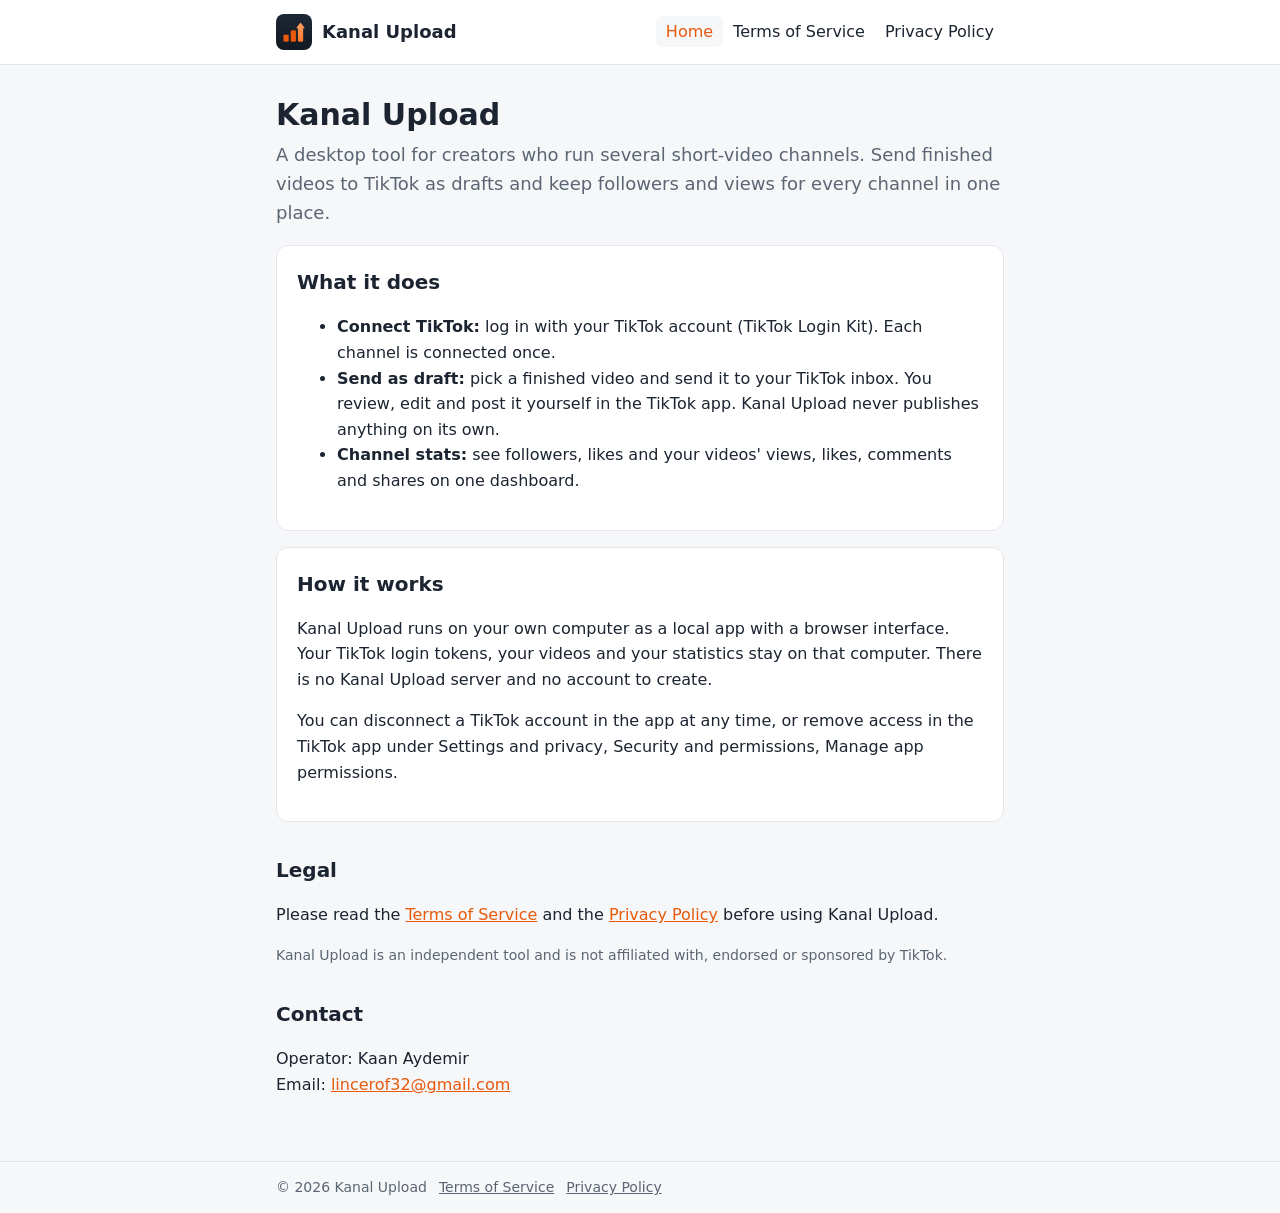
<file: index.html>
<!doctype html>
<html lang="en">
<head>
<meta charset="utf-8">
<meta name="viewport" content="width=device-width, initial-scale=1">
<title>Kanal Upload</title>
<meta name="description" content="Kanal Upload: upload finished videos to TikTok as drafts and track followers and views for your channels.">
<link rel="icon" href="icon.png">
<link rel="stylesheet" href="style.css">
</head>
<body>
<header><div class="bar">
  <a class="brand" href="./"><img src="icon.png" alt="">Kanal Upload</a>
  <nav><a href="./" aria-current="page">Home</a><a href="terms.html">Terms of Service</a><a href="privacy.html">Privacy Policy</a></nav>
</div></header>
<main>
  <h1>Kanal Upload</h1>
  <p class="lead">A desktop tool for creators who run several short-video channels. Send finished videos to TikTok as drafts and keep followers and views for every channel in one place.</p>

  <div class="card">
    <h2 style="margin-top:0">What it does</h2>
    <ul>
      <li><strong>Connect TikTok:</strong> log in with your TikTok account (TikTok Login Kit). Each channel is connected once.</li>
      <li><strong>Send as draft:</strong> pick a finished video and send it to your TikTok inbox. You review, edit and post it yourself in the TikTok app. Kanal Upload never publishes anything on its own.</li>
      <li><strong>Channel stats:</strong> see followers, likes and your videos' views, likes, comments and shares on one dashboard.</li>
    </ul>
  </div>

  <div class="card">
    <h2 style="margin-top:0">How it works</h2>
    <p>Kanal Upload runs on your own computer as a local app with a browser interface. Your TikTok login tokens, your videos and your statistics stay on that computer. There is no Kanal Upload server and no account to create.</p>
    <p>You can disconnect a TikTok account in the app at any time, or remove access in the TikTok app under Settings and privacy, Security and permissions, Manage app permissions.</p>
  </div>

  <h2>Legal</h2>
  <p>Please read the <a href="terms.html">Terms of Service</a> and the <a href="privacy.html">Privacy Policy</a> before using Kanal Upload.</p>
  <p class="muted">Kanal Upload is an independent tool and is not affiliated with, endorsed or sponsored by TikTok.</p>

  <h2>Contact</h2>
  <p>Operator: Kaan Aydemir<br>Email: <a href="mailto:lincerof32@gmail.com">lincerof32@gmail.com</a></p>
</main>
<footer><div class="bar"><span>&copy; 2026 Kanal Upload</span><a href="terms.html">Terms of Service</a><a href="privacy.html">Privacy Policy</a></div></footer>
</body>
</html>
</file>
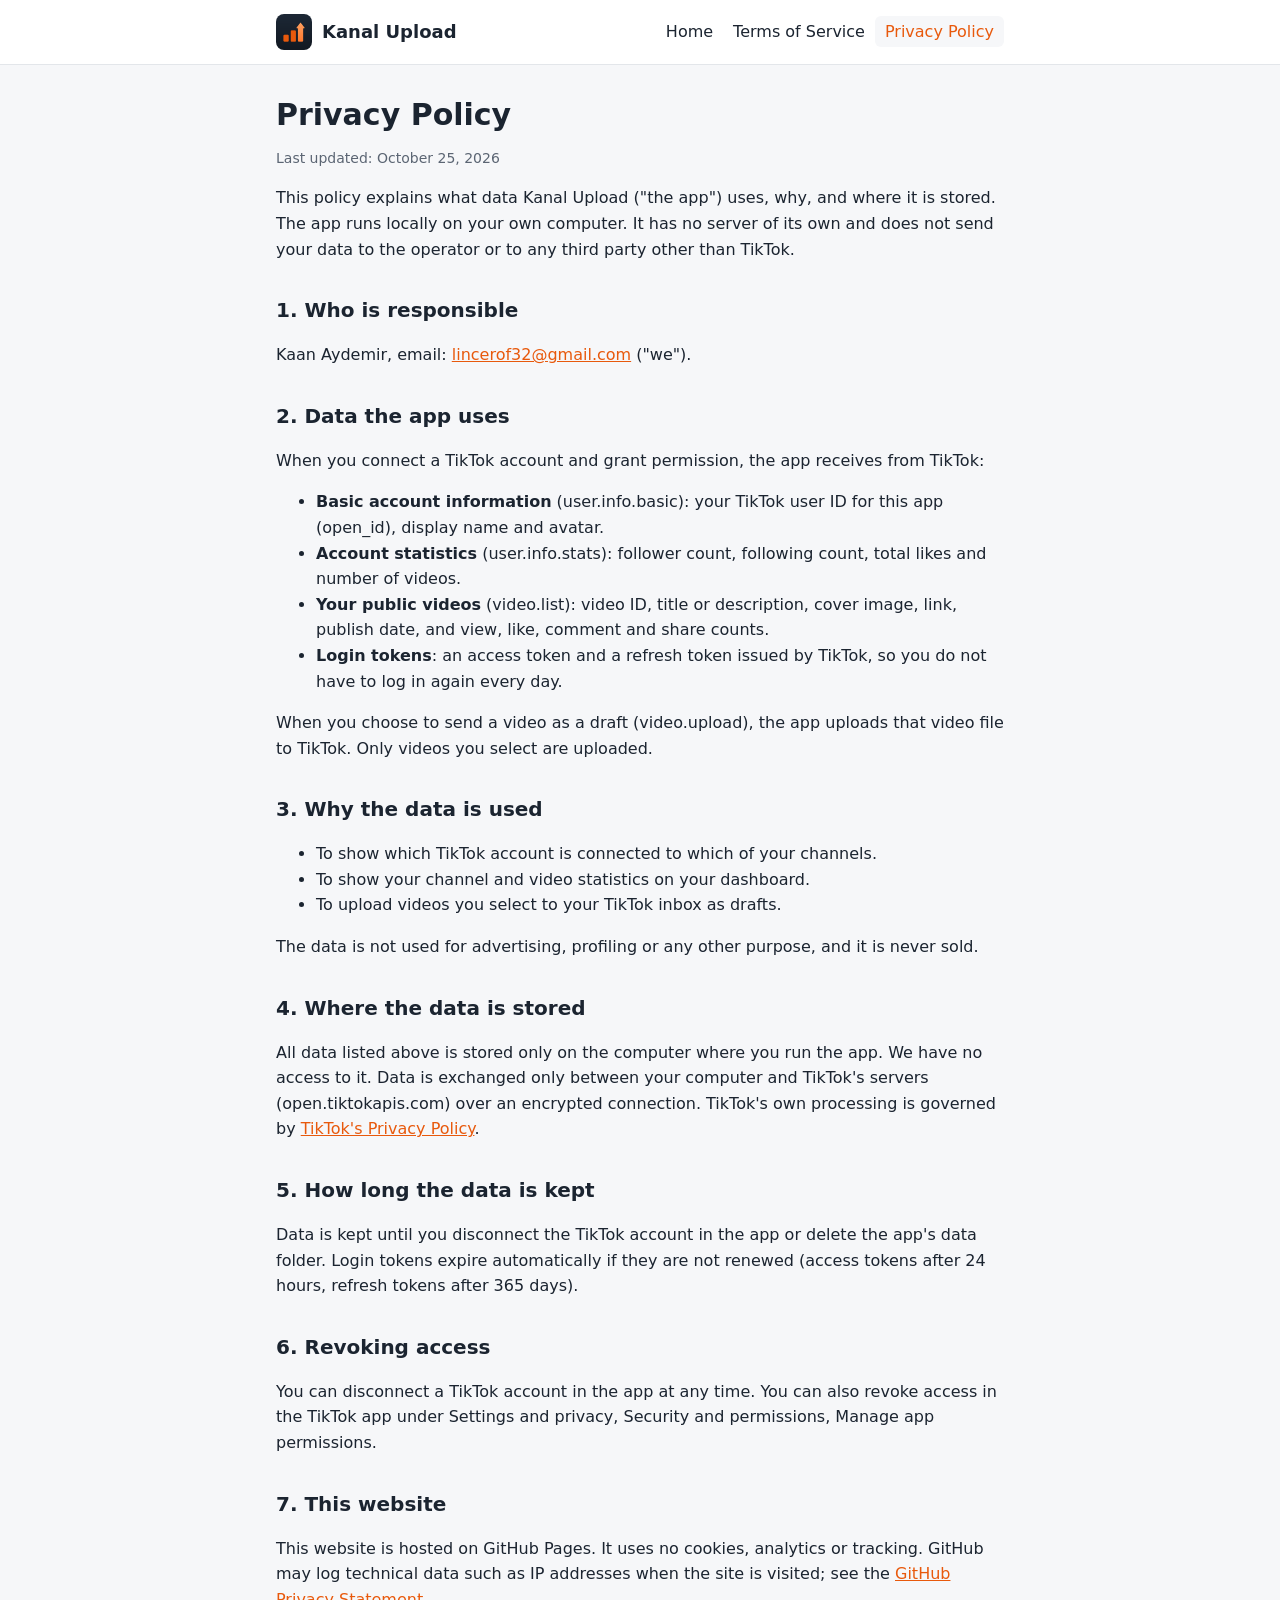
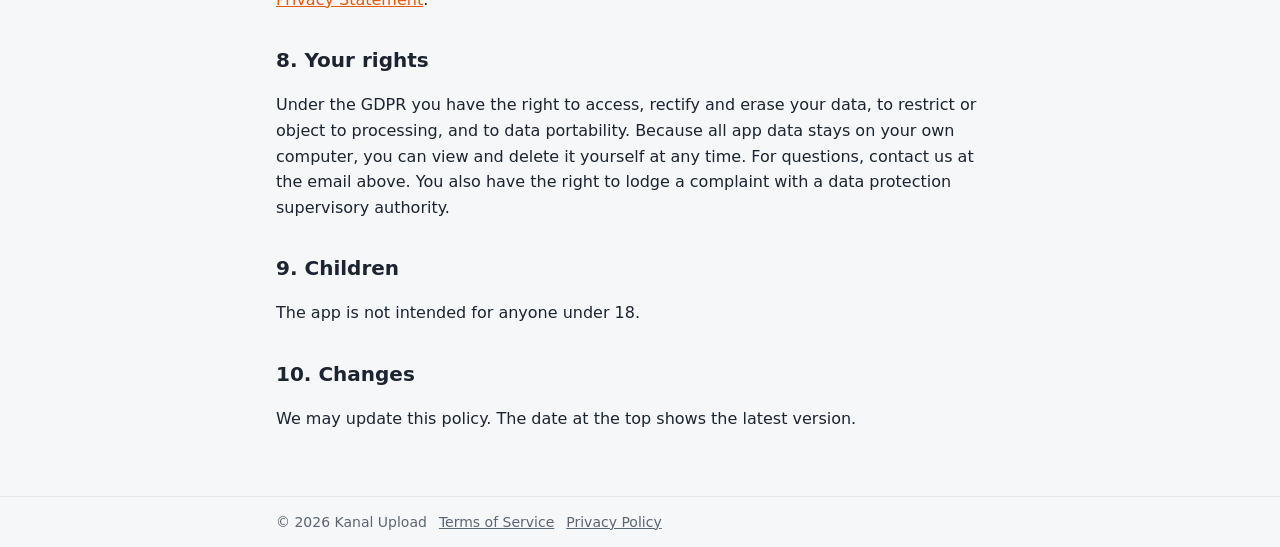
<file: privacy.html>
<!doctype html>
<html lang="en">
<head>
<meta charset="utf-8">
<meta name="viewport" content="width=device-width, initial-scale=1">
<title>Privacy Policy · Kanal Upload</title>
<link rel="icon" href="icon.png">
<link rel="stylesheet" href="style.css">
</head>
<body>
<header><div class="bar">
  <a class="brand" href="./"><img src="icon.png" alt="">Kanal Upload</a>
  <nav><a href="./">Home</a><a href="terms.html">Terms of Service</a><a href="privacy.html" aria-current="page">Privacy Policy</a></nav>
</div></header>
<main>
  <h1>Privacy Policy</h1>
  <p class="muted">Last updated: October 25, 2026</p>

  <p>This policy explains what data Kanal Upload ("the app") uses, why, and where it is stored. The app runs locally on your own computer. It has no server of its own and does not send your data to the operator or to any third party other than TikTok.</p>

  <h2>1. Who is responsible</h2>
  <p>Kaan Aydemir, email: <a href="mailto:lincerof32@gmail.com">lincerof32@gmail.com</a> ("we").</p>

  <h2>2. Data the app uses</h2>
  <p>When you connect a TikTok account and grant permission, the app receives from TikTok:</p>
  <ul>
    <li><strong>Basic account information</strong> (user.info.basic): your TikTok user ID for this app (open_id), display name and avatar.</li>
    <li><strong>Account statistics</strong> (user.info.stats): follower count, following count, total likes and number of videos.</li>
    <li><strong>Your public videos</strong> (video.list): video ID, title or description, cover image, link, publish date, and view, like, comment and share counts.</li>
    <li><strong>Login tokens</strong>: an access token and a refresh token issued by TikTok, so you do not have to log in again every day.</li>
  </ul>
  <p>When you choose to send a video as a draft (video.upload), the app uploads that video file to TikTok. Only videos you select are uploaded.</p>

  <h2>3. Why the data is used</h2>
  <ul>
    <li>To show which TikTok account is connected to which of your channels.</li>
    <li>To show your channel and video statistics on your dashboard.</li>
    <li>To upload videos you select to your TikTok inbox as drafts.</li>
  </ul>
  <p>The data is not used for advertising, profiling or any other purpose, and it is never sold.</p>

  <h2>4. Where the data is stored</h2>
  <p>All data listed above is stored only on the computer where you run the app. We have no access to it. Data is exchanged only between your computer and TikTok's servers (open.tiktokapis.com) over an encrypted connection. TikTok's own processing is governed by <a href="https://www.tiktok.com/legal/privacy-policy">TikTok's Privacy Policy</a>.</p>

  <h2>5. How long the data is kept</h2>
  <p>Data is kept until you disconnect the TikTok account in the app or delete the app's data folder. Login tokens expire automatically if they are not renewed (access tokens after 24 hours, refresh tokens after 365 days).</p>

  <h2>6. Revoking access</h2>
  <p>You can disconnect a TikTok account in the app at any time. You can also revoke access in the TikTok app under Settings and privacy, Security and permissions, Manage app permissions.</p>

  <h2>7. This website</h2>
  <p>This website is hosted on GitHub Pages. It uses no cookies, analytics or tracking. GitHub may log technical data such as IP addresses when the site is visited; see the <a href="https://docs.github.com/en/site-policy/privacy-policies/github-general-privacy-statement">GitHub Privacy Statement</a>.</p>

  <h2>8. Your rights</h2>
  <p>Under the GDPR you have the right to access, rectify and erase your data, to restrict or object to processing, and to data portability. Because all app data stays on your own computer, you can view and delete it yourself at any time. For questions, contact us at the email above. You also have the right to lodge a complaint with a data protection supervisory authority.</p>

  <h2>9. Children</h2>
  <p>The app is not intended for anyone under 18.</p>

  <h2>10. Changes</h2>
  <p>We may update this policy. The date at the top shows the latest version.</p>
</main>
<footer><div class="bar"><span>&copy; 2026 Kanal Upload</span><a href="terms.html">Terms of Service</a><a href="privacy.html">Privacy Policy</a></div></footer>
</body>
</html>
</file>
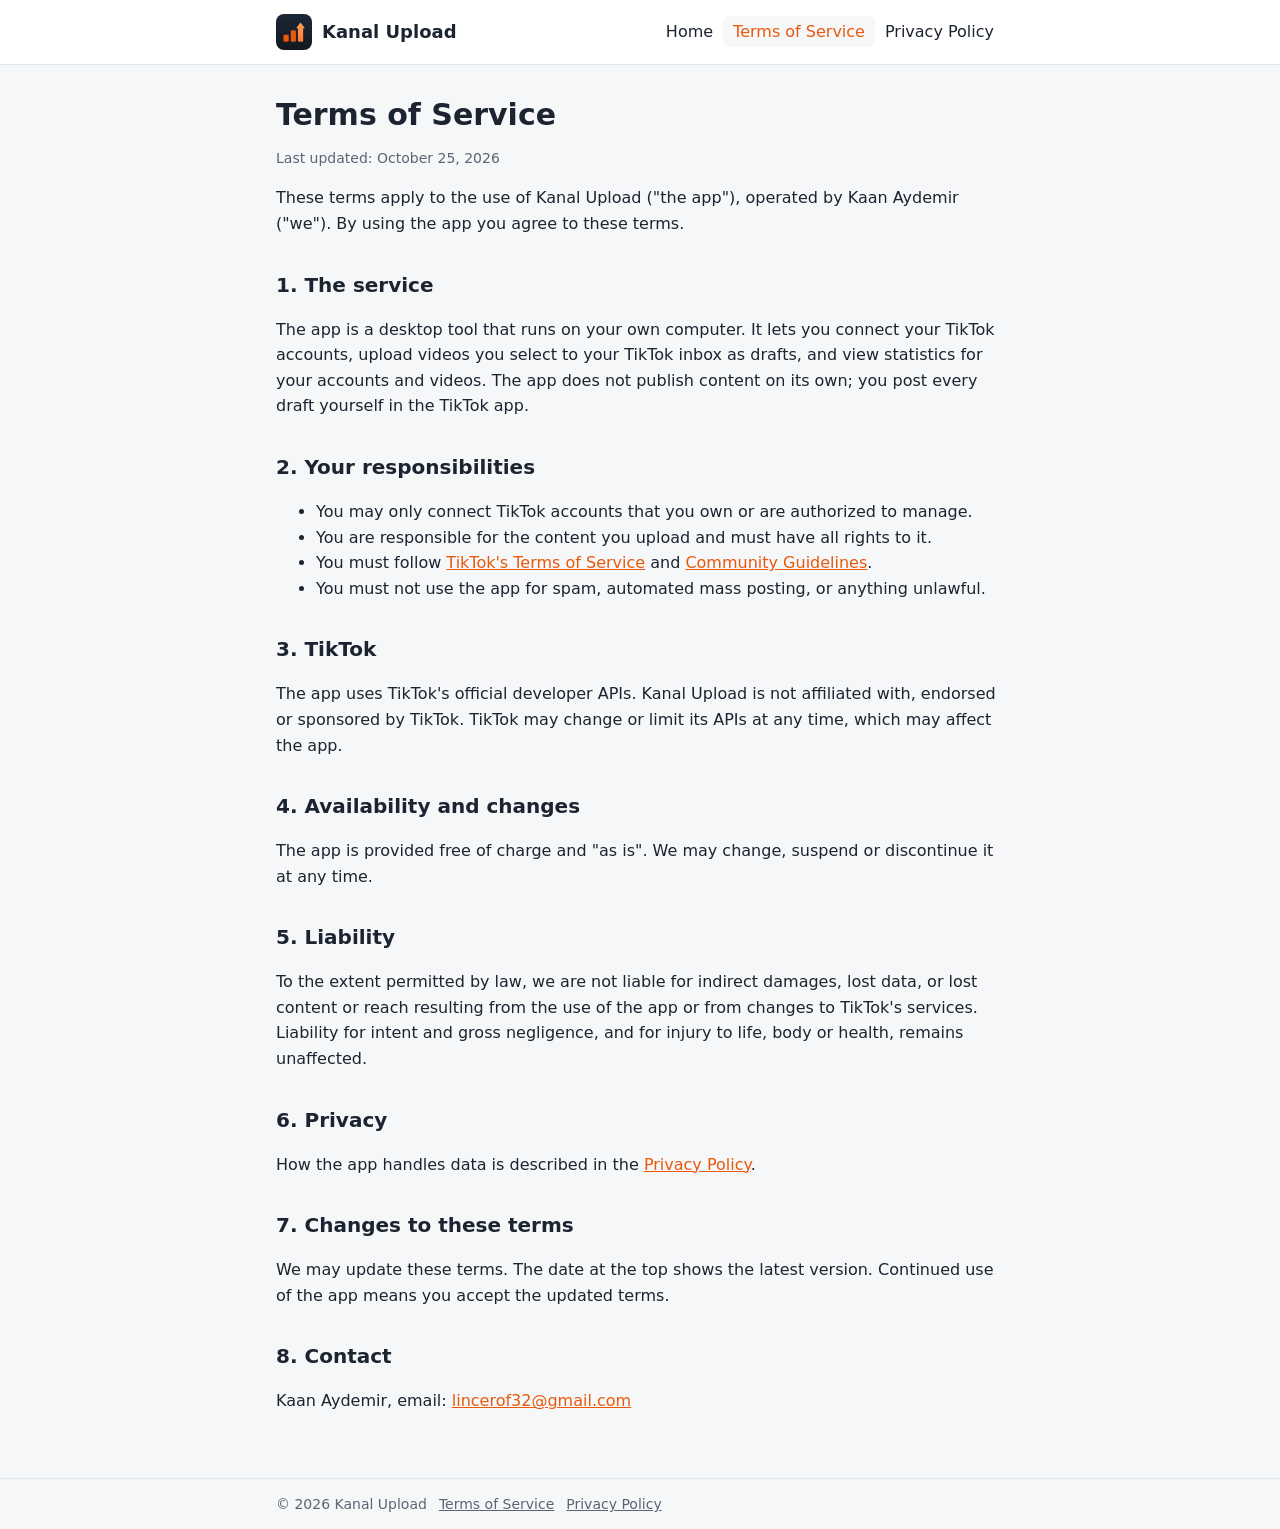
<file: terms.html>
<!doctype html>
<html lang="en">
<head>
<meta charset="utf-8">
<meta name="viewport" content="width=device-width, initial-scale=1">
<title>Terms of Service · Kanal Upload</title>
<link rel="icon" href="icon.png">
<link rel="stylesheet" href="style.css">
</head>
<body>
<header><div class="bar">
  <a class="brand" href="./"><img src="icon.png" alt="">Kanal Upload</a>
  <nav><a href="./">Home</a><a href="terms.html" aria-current="page">Terms of Service</a><a href="privacy.html">Privacy Policy</a></nav>
</div></header>
<main>
  <h1>Terms of Service</h1>
  <p class="muted">Last updated: October 25, 2026</p>

  <p>These terms apply to the use of Kanal Upload ("the app"), operated by Kaan Aydemir ("we"). By using the app you agree to these terms.</p>

  <h2>1. The service</h2>
  <p>The app is a desktop tool that runs on your own computer. It lets you connect your TikTok accounts, upload videos you select to your TikTok inbox as drafts, and view statistics for your accounts and videos. The app does not publish content on its own; you post every draft yourself in the TikTok app.</p>

  <h2>2. Your responsibilities</h2>
  <ul>
    <li>You may only connect TikTok accounts that you own or are authorized to manage.</li>
    <li>You are responsible for the content you upload and must have all rights to it.</li>
    <li>You must follow <a href="https://www.tiktok.com/legal/terms-of-service">TikTok's Terms of Service</a> and <a href="https://www.tiktok.com/community-guidelines">Community Guidelines</a>.</li>
    <li>You must not use the app for spam, automated mass posting, or anything unlawful.</li>
  </ul>

  <h2>3. TikTok</h2>
  <p>The app uses TikTok's official developer APIs. Kanal Upload is not affiliated with, endorsed or sponsored by TikTok. TikTok may change or limit its APIs at any time, which may affect the app.</p>

  <h2>4. Availability and changes</h2>
  <p>The app is provided free of charge and "as is". We may change, suspend or discontinue it at any time.</p>

  <h2>5. Liability</h2>
  <p>To the extent permitted by law, we are not liable for indirect damages, lost data, or lost content or reach resulting from the use of the app or from changes to TikTok's services. Liability for intent and gross negligence, and for injury to life, body or health, remains unaffected.</p>

  <h2>6. Privacy</h2>
  <p>How the app handles data is described in the <a href="privacy.html">Privacy Policy</a>.</p>

  <h2>7. Changes to these terms</h2>
  <p>We may update these terms. The date at the top shows the latest version. Continued use of the app means you accept the updated terms.</p>

  <h2>8. Contact</h2>
  <p>Kaan Aydemir, email: <a href="mailto:lincerof32@gmail.com">lincerof32@gmail.com</a></p>
</main>
<footer><div class="bar"><span>&copy; 2026 Kanal Upload</span><a href="terms.html">Terms of Service</a><a href="privacy.html">Privacy Policy</a></div></footer>
</body>
</html>
</file>
<file: style.css>
:root { --bg: #f6f7f9; --card: #ffffff; --text: #1b2430; --muted: #5b6573; --accent: #e8590c; --line: #e3e6ea; }
@media (prefers-color-scheme: dark) { :root { --bg: #121922; --card: #1b2430; --text: #e9edf2; --muted: #a3adba; --line: #2b3746; --accent: #ff7a2f; } }
* { box-sizing: border-box; }
body { margin: 0; background: var(--bg); color: var(--text); font: 16px/1.6 system-ui, -apple-system, "Segoe UI", Roboto, sans-serif; }
header { background: var(--card); border-bottom: 1px solid var(--line); }
.bar { max-width: 760px; margin: 0 auto; padding: 14px 16px; display: flex; align-items: center; gap: 12px; flex-wrap: wrap; }
.brand { display: flex; align-items: center; gap: 10px; font-weight: 700; font-size: 18px; color: var(--text); text-decoration: none; margin-right: auto; }
.brand img { width: 36px; height: 36px; border-radius: 8px; }
nav a { color: var(--text); text-decoration: none; padding: 6px 10px; border-radius: 6px; }
nav a:hover, nav a[aria-current] { background: var(--bg); color: var(--accent); }
main { max-width: 760px; margin: 0 auto; padding: 32px 16px 48px; }
h1 { font-size: 30px; line-height: 1.2; margin: 0 0 8px; }
h2 { font-size: 20px; margin: 32px 0 8px; }
p, li { color: var(--text); }
.lead { font-size: 18px; color: var(--muted); margin-top: 0; }
.muted { color: var(--muted); font-size: 14px; }
.card { background: var(--card); border: 1px solid var(--line); border-radius: 12px; padding: 20px; margin: 16px 0; }
a { color: var(--accent); }
footer { border-top: 1px solid var(--line); }
footer .bar { font-size: 14px; color: var(--muted); }
footer a { color: var(--muted); }
</file>
